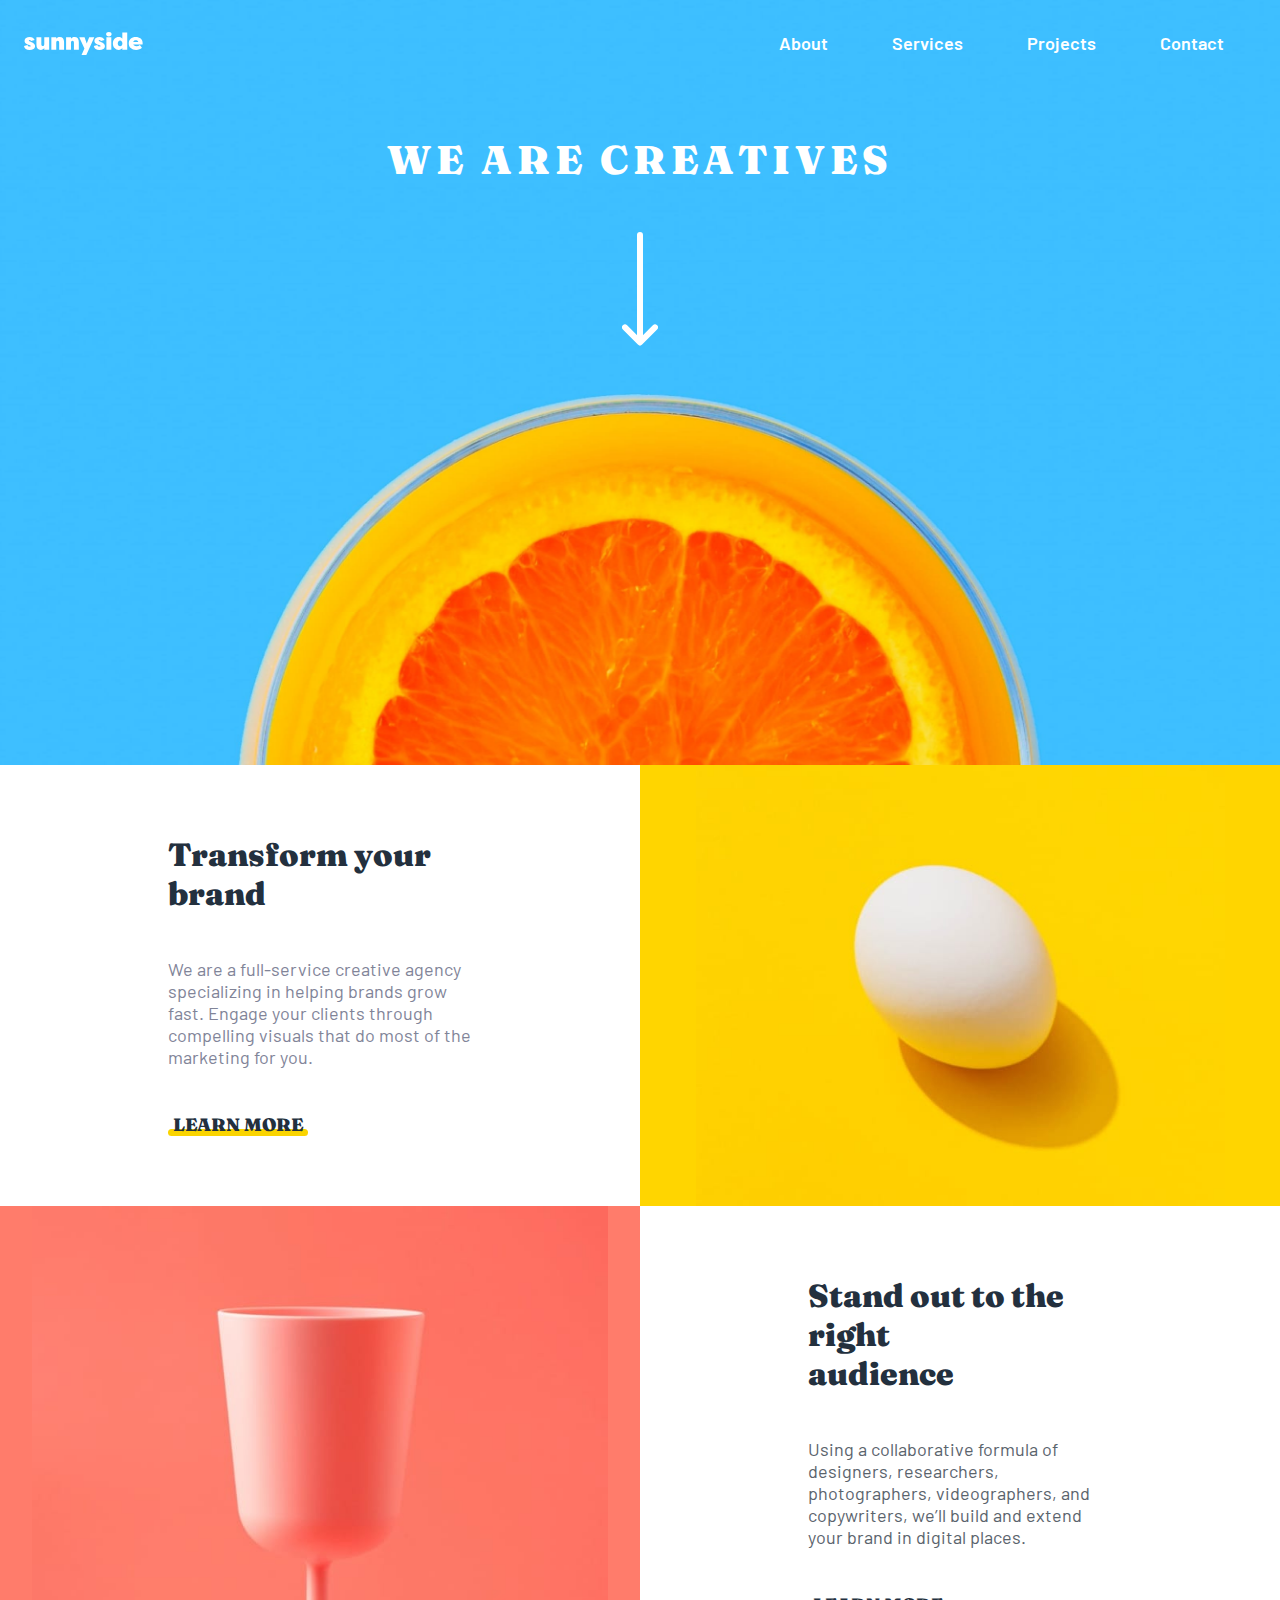
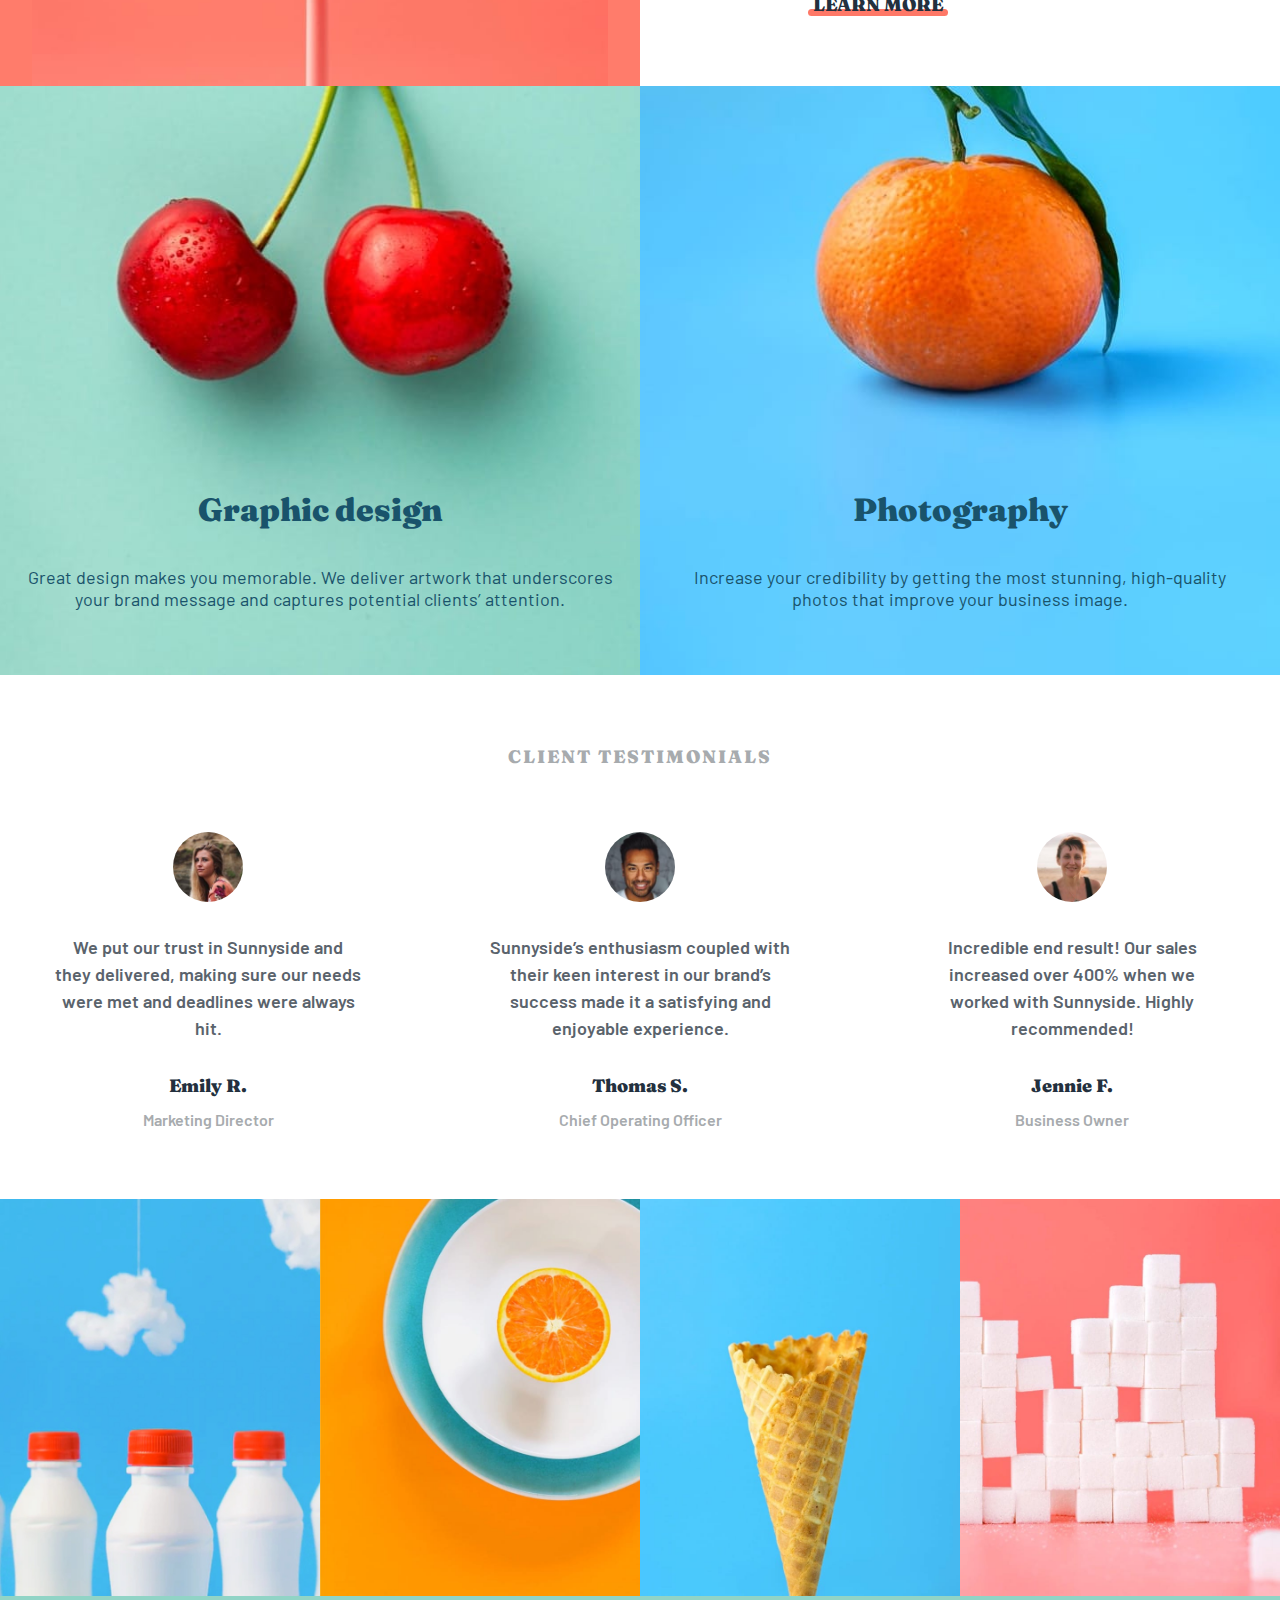
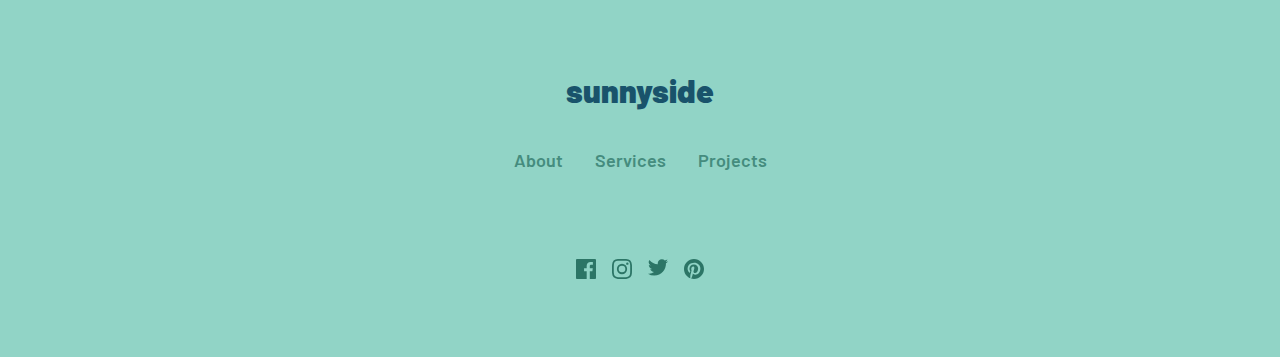
<file: index.html>
<!DOCTYPE html>
<html lang="en">
  <head>
    <meta charset="UTF-8" />
    <meta name="viewport" content="width=device-width, initial-scale=1.0" />
    <!-- displays site properly based on user's device -->

    <link rel="icon" type="image/png" sizes="32x32" href="./images/logo.svg" />

    <title>Sunnyside agency landing page</title>

    <!-- Font styles -->
    <link rel="preconnect" href="https://fonts.googleapis.com" />
    <link rel="preconnect" href="https://fonts.gstatic.com" crossorigin />
    <link
      href="https://fonts.googleapis.com/css2?family=Barlow:wght@600&family=Fraunces:wght@700;900&display=swap"
      rel="stylesheet"
    />
    <!-- CSS -->
    <link rel="stylesheet" href="style.css" />
    <!-- JS -->
    <script src="navToggle.js" defer></script>
    <!-- <script src="activeState.js" defer></script> -->
  </head>
  <body>
    <header class="grid bg-clr-primary-500">
      <!-- primary navigation -->
      <nav class="flex">
        <picture>
          <img src="./images/logo.svg" alt="logo" />
        </picture>

        <ul class="primary-navigation flex flex-column" aria-expanded="false">
          <li>
            <a href="#about" class="fs-400 fw-400 text-clr-neutral-500"
              >About</a
            >
          </li>
          <li>
            <a class="fs-400 fw-400 text-clr-neutral-500" href="#services"
              >Services</a
            >
          </li>
          <li>
            <a class="fs-400 fw-400 text-clr-neutral-500" href="#projects"
              >Projects</a
            >
          </li>
          <li>
            <a class="fs-400 fw-400 text-clr-neutral-500" href="#contact"
              >Contact</a
            >
          </li>
        </ul>
        <button class="navigation-toggle-button">
          <span class="sr-only">menu</span
          ><svg width="24" height="18" xmlns="http://www.w3.org/2000/svg">
            <path
              d="M24 16v2H0v-2h24zm0-8v2H0V8h24zm0-8v2H0V0h24z"
              fill="#FFF"
              fill-rule="evenodd"
            />
          </svg>
        </button>
      </nav>

      <h1 class="text-white uppercase ff-serif fs-600 fw-600 ls-300">
        We are creatives
      </h1>

      <svg width="36" height="114" xmlns="http://www.w3.org/2000/svg">
        <g
          stroke="#FFF"
          stroke-width="6"
          fill="none"
          fill-rule="evenodd"
          stroke-linecap="round"
          stroke-linejoin="round"
        >
          <path d="M18 3v100M3 95.484l15 15 15-15" />
        </g>
      </svg>
    </header>

    <section id="about" class="about-info grid">
      <article class="grid">
        <div></div>
        <div class="flex flex-column">
          <h2 class="ff-serif fw-600 fs-500 text-clr-neutral-700">
            Transform your <span class="d-block">brand</span>
          </h2>

          <p class="fs-400 text-clr-neutral-500">
            We are a full-service creative agency specializing in helping brands
            grow fast. Engage your clients through compelling visuals that do
            most of the marketing for you.
          </p>
          <div class="underline-primary-500">
            <a
              class="fs-400 fw-600 uppercase ff-serif text-clr-neutral-700"
              href="#"
              >Learn more</a
            >
          </div>
        </div>
      </article>

      <article class="grid">
        <div></div>
        <div class="flex flex-column">
          <h2 class="ff-serif fw-600 fs-500 text-clr-neutral-700">
            Stand out to the right <span class="d-block">audience</span>
          </h2>

          <p class="fs-400 text-clr-neutral-600">
            Using a collaborative formula of designers, researchers,
            photographers, videographers, and copywriters, we’ll build and
            extend your brand in digital places.
          </p>
          <div class="underline-primary-400">
            <a
              class="fs-400 fw-600 uppercase ff-serif text-clr-neutral-700"
              href="#"
              >Learn more</a
            >
          </div>
        </div>
      </article>
    </section>

    <section id="services" class="what-we-provide flex flex-column">
      <article>
        <h3 class="fs-500 fw-600 ff-serif text-clr-primary-700">
          Graphic design
        </h3>
        <p class="fs-400 text-clr-primary-700">
          Great design makes you memorable. We deliver artwork that underscores
          your brand message and captures potential clients’ attention.
        </p>
      </article>

      <article>
        <h3 class="fs-500 fw-600 ff-serif text-clr-primary-700">Photography</h3>
        <p class="fs-400 text-clr-primary-700">
          Increase your credibility by getting the most stunning, high-quality
          photos that improve your business image.
        </p>
      </article>
    </section>

    <section id="testimonial" class="testimonials flex flex-column">
      <h4 class="fs-400 ls-200 fw-600 ff-serif uppercase text-clr-neutral-400">
        Client testimonials
      </h4>

      <article class="testimonial flex flex-column">
        <div class="testimonial-image">
          <img src="./images/image-emily.jpg" alt="image of Emily" />
        </div>
        <h5 class="fs-400 fw-400 text-clr-neutral-600">
          We put our trust in Sunnyside and they delivered, making sure our
          needs were met and deadlines were always hit.
        </h5>
        <div class="testimonial-person">
          <p class="fs-400 fw-600 ff-serif text-clr-neutral-700">Emily R.</p>
          <p class="fs-300 fw-400 text-clr-neutral-400">Marketing Director</p>
        </div>
      </article>

      <article class="testimonial flex flex-column">
        <div>
          <img src="./images/image-thomas.jpg" alt="image of Thomas" />
        </div>
        <h5 class="fs-400 fw-400 text-clr-neutral-600">
          Sunnyside’s enthusiasm coupled with their keen interest in our brand’s
          success made it a satisfying and enjoyable experience.
        </h5>
        <div class="testimonial-person">
          <p class="fs-400 fw-600 ff-serif text-clr-neutral-700">Thomas S.</p>
          <p class="fs-300 fw-400 text-clr-neutral-400">
            Chief Operating Officer
          </p>
        </div>
      </article>

      <article class="testimonial flex flex-column">
        <div>
          <img src="./images/image-jennie.jpg" alt="image of Jennie" />
        </div>
        <h5 class="fs-400 fw-400 text-clr-neutral-600">
          Incredible end result! Our sales increased over 400% when we worked
          with Sunnyside. Highly recommended!
        </h5>
        <div class="testimonial-person">
          <p class="fs-400 fw-600 ff-serif text-clr-neutral-700">Jennie F.</p>
          <p class="fs-300 fw-400 text-clr-neutral-400">Business Owner</p>
        </div>
      </article>
    </section>

    <section id="projects" class="images flex">
      <picture>
        <source
          media="(min-width:30rem)"
          srcset="./images/desktop/image-gallery-milkbottles.jpg"
        />
        <img
          src="./images/mobile/image-gallery-milkbottles.jpg"
          alt="milk bottles"
        />
      </picture>
      <picture>
        <source
          media="(min-width:30rem)"
          srcset="./images/desktop/image-gallery-orange.jpg"
        />
        <img src="./images/mobile/image-gallery-orange.jpg" alt="orange" />
      </picture>
      <picture>
        <source
          media="(min-width:30rem)"
          srcset="./images/desktop/image-gallery-cone.jpg"
        />
        <img src="./images/mobile/image-gallery-cone.jpg" alt="cone" />
      </picture>
      <picture>
        <source
          media="(min-width:30rem)"
          srcset="./images/desktop/image-gallery-sugarcubes.jpg"
        />
        <img
          src="./images/mobile/image-gallery-sugar-cubes.jpg"
          alt="sugar cubes"
        />
      </picture>
    </section>

    <footer id="contact" class="flex flex-column">
      <h6 class="fs-500 fw-600 text-clr-primary-700">sunnyside</h6>

      <div class="flex links">
        <a class="fs-400 fw-400 text-clr-primary-600" href="#">About</a>
        <a class="fs-400 fw-400 text-clr-primary-600" href="#">Services</a>
        <a class="fs-400 fw-400 text-clr-primary-600" href="#">Projects</a>
      </div>

      <div class="social-links flex">
        <div class="facebook">
          <svg width="20" height="20" xmlns="http://www.w3.org/2000/svg">
            <path
              d="M18.896 0H1.104C.494 0 0 .494 0 1.104v17.793C0 19.506.494 20 1.104 20h9.58v-7.745H8.076V9.237h2.606V7.01c0-2.583 1.578-3.99 3.883-3.99 1.104 0 2.052.082 2.329.119v2.7h-1.598c-1.254 0-1.496.597-1.496 1.47v1.928h2.989l-.39 3.018h-2.6V20h5.098c.608 0 1.102-.494 1.102-1.104V1.104C20 .494 19.506 0 18.896 0z"
              fill="#2C7566"
              fill-rule="nonzero"
            />
          </svg>
        </div>
        <div class="insta">
          <svg width="20" height="20" xmlns="http://www.w3.org/2000/svg">
            <path
              d="M10 1.802c2.67 0 2.987.01 4.042.059 2.71.123 3.975 1.409 4.099 4.099.048 1.054.057 1.37.057 4.04 0 2.672-.01 2.988-.057 4.042-.124 2.687-1.387 3.975-4.1 4.099-1.054.048-1.37.058-4.041.058-2.67 0-2.987-.01-4.04-.058-2.718-.124-3.977-1.416-4.1-4.1-.048-1.054-.058-1.37-.058-4.041 0-2.67.01-2.986.058-4.04.124-2.69 1.387-3.977 4.1-4.1 1.054-.048 1.37-.058 4.04-.058zM10 0C7.284 0 6.944.012 5.877.06 2.246.227.227 2.242.061 5.877.01 6.944 0 7.284 0 10s.012 3.057.06 4.123c.167 3.632 2.182 5.65 5.817 5.817 1.067.048 1.407.06 4.123.06s3.057-.012 4.123-.06c3.629-.167 5.652-2.182 5.816-5.817.05-1.066.061-1.407.061-4.123s-.012-3.056-.06-4.122C19.777 2.249 17.76.228 14.124.06 13.057.01 12.716 0 10 0zm0 4.865a5.135 5.135 0 100 10.27 5.135 5.135 0 000-10.27zm0 8.468a3.333 3.333 0 110-6.666 3.333 3.333 0 010 6.666zm5.338-9.87a1.2 1.2 0 100 2.4 1.2 1.2 0 000-2.4z"
              fill="#2C7566"
              fill-rule="nonzero"
            />
          </svg>
        </div>
        <div class="twitter">
          <svg width="20" height="17" xmlns="http://www.w3.org/2000/svg">
            <path
              d="M20 2.172a8.192 8.192 0 01-2.357.646 4.11 4.11 0 001.805-2.27 8.22 8.22 0 01-2.606.996A4.096 4.096 0 0013.847.248c-2.65 0-4.596 2.472-3.998 5.037A11.648 11.648 0 011.392 1a4.109 4.109 0 001.27 5.478 4.086 4.086 0 01-1.858-.513c-.045 1.9 1.318 3.679 3.291 4.075a4.113 4.113 0 01-1.853.07 4.106 4.106 0 003.833 2.849A8.25 8.25 0 010 14.658a11.616 11.616 0 006.29 1.843c7.618 0 11.923-6.434 11.663-12.205A8.354 8.354 0 0020 2.172z"
              fill="#2C7566"
              fill-rule="nonzero"
            />
          </svg>
        </div>
        <div class="pinterest">
          <svg width="20" height="20" xmlns="http://www.w3.org/2000/svg">
            <path
              d="M10 0C4.477 0 0 4.477 0 10c0 4.237 2.636 7.855 6.356 9.312-.088-.791-.167-2.005.035-2.868.181-.78 1.172-4.97 1.172-4.97s-.299-.6-.299-1.486c0-1.39.806-2.428 1.81-2.428.852 0 1.264.64 1.264 1.408 0 .858-.546 2.14-.828 3.33-.236.995.5 1.807 1.48 1.807 1.778 0 3.144-1.874 3.144-4.58 0-2.393-1.72-4.068-4.176-4.068-2.845 0-4.516 2.135-4.516 4.34 0 .859.331 1.781.745 2.281a.3.3 0 01.069.288l-.278 1.133c-.044.183-.145.223-.335.134-1.249-.581-2.03-2.407-2.03-3.874 0-3.154 2.292-6.052 6.608-6.052 3.469 0 6.165 2.473 6.165 5.776 0 3.447-2.173 6.22-5.19 6.22-1.013 0-1.965-.525-2.291-1.148l-.623 2.378c-.226.869-.835 1.958-1.244 2.621.937.29 1.931.446 2.962.446 5.523 0 10-4.477 10-10S15.523 0 10 0z"
              fill="#2C7566"
              fill-rule="nonzero"
            />
          </svg>
        </div>
      </div>
    </footer>
  </body>
</html>
</file>
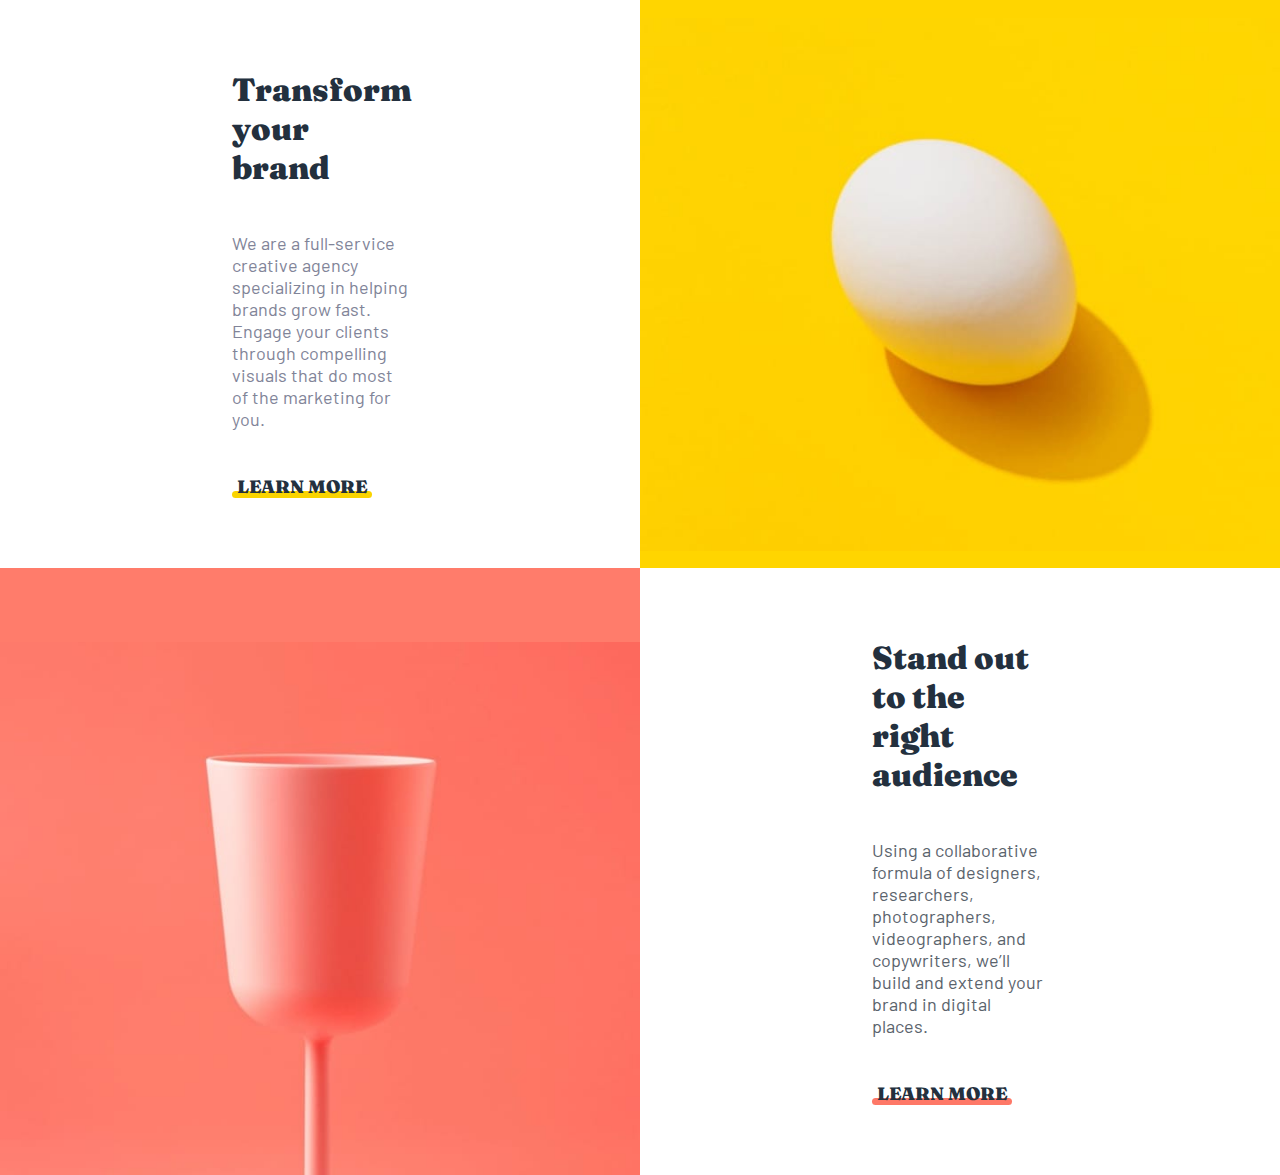
<file: component.html>
<!DOCTYPE html>
<html lang="en">
  <head>
    <meta charset="UTF-8" />
    <meta http-equiv="X-UA-Compatible" content="IE=edge" />
    <meta name="viewport" content="width=device-width, initial-scale=1.0" />
    <title>component</title>

    <!-- Font styles -->
    <link rel="preconnect" href="https://fonts.googleapis.com" />
    <link rel="preconnect" href="https://fonts.gstatic.com" crossorigin />
    <link
      href="https://fonts.googleapis.com/css2?family=Barlow:wght@600&family=Fraunces:wght@700;900&display=swap"
      rel="stylesheet"
    />
    <!-- CSS -->
    <link rel="stylesheet" href="style.css" />
    <link rel="stylesheet" href="extra-styles.css" />
  </head>
  <body>
    <section id="about" class="about-info grid">
      <article class="grid">
        <div></div>
        <div class="flex flex-column">
          <h2 class="ff-serif fw-600 fs-500 text-clr-neutral-700">
            Transform your <span class="d-block">brand</span>
          </h2>

          <p class="fs-400 text-clr-neutral-500">
            We are a full-service creative agency specializing in helping brands
            grow fast. Engage your clients through compelling visuals that do
            most of the marketing for you.
          </p>
          <div class="underline-primary-500">
            <a
              class="fs-400 fw-600 uppercase ff-serif text-clr-neutral-700"
              href="#"
              >Learn more</a
            >
          </div>
        </div>
      </article>

      <article class="grid">
        <div></div>
        <div class="flex flex-column">
          <h2 class="ff-serif fw-600 fs-500 text-clr-neutral-700">
            Stand out to the right <span class="d-block">audience</span>
          </h2>

          <p class="fs-400 text-clr-neutral-600">
            Using a collaborative formula of designers, researchers,
            photographers, videographers, and copywriters, we’ll build and
            extend your brand in digital places.
          </p>
          <div class="underline-primary-400">
            <a
              class="fs-400 fw-600 uppercase ff-serif text-clr-neutral-700"
              href="#"
              >Learn more</a
            >
          </div>
        </div>
      </article>
    </section>
  </body>
</html>
</file>
<file: style.css>
/* ----------------- */
/* Custom properties */
/* ----------------- */
:root {
  /* colors */
  --clr-primary-400: hsl(7, 99%, 70%);
  --clr-primary-500: hsl(51, 100%, 49%);
  --clr-primary-600: hsl(168, 34%, 41%);
  
  --clr-primary-700: hsl(167, 40%, 24%);
  --clr-primary-800: hsl(198, 62%, 26%);

/* ### Neutral */
--clr-neutral-400: hsl(210, 4%, 67%);
--clr-neutral-500: hsl(232, 10%, 55%);
--clr-neutral-600: hsl(213, 9%, 39%);
--clr-neutral-700: hsl(212, 27%, 19%);

--clr-white: hsl(0, 0%, 100%);

/* font size */
--fs-300: 16px;
--fs-400: 18px;
--fs-500: 2rem;
--fs-600: 2.5rem;

/* font styles */
--ff-sans-serif: 'Barlow', sans-serif;
--ff-serif: 'Fraunces', serif;

/* font weight */
--fw-400: 600;
--fw-500: 700;
--fw-600: 900;
}

/* ------------------- */
/* Reset               */
/* ------------------- */
*,
*::after,
*::before {
  box-sizing: border-box;
}

/* margin reset */
body,
h1,
h2,
h3,
h4,
h5,
p,
main,
section {
  margin: 0;
}

/* make images easier to work with */
img:not([hidden]),
picture:not([hidden]) {
  display: block;
  max-width: 100%;
}

input,
button {
  font: inherit;
}
button {
  cursor: pointer;
}

/* --------------------- */
/* Utility classes      */
/* --------------------- */
.flex {
  display: flex;
  gap: var(--gap, 1rem);
}
.flex-column {
  flex-direction: column;
}
.grid {
  display: grid;
  gap: var(--gap, 1rem);
}
.d-block {
  display: block;
}
.uppercase {
  text-transform: uppercase;
}

.ls-200 {
  letter-spacing: 2px;
}
.ls-300 {
  letter-spacing: 5px;
}
/* font sizes */
.fs-300 {
  font-size: var(--fs-300);
}
.fs-400 {
  font-size: var(--fs-400);
}
.fs-500 {
  font-size: var(--fs-500);
}
.fs-600 {
  font-size: var(--fs-600);
}

/* font style */
.ff-sans-serif {
  font-family: var(--ff-sans-serif);
}
.ff-serif {
  font-family: var(--ff-serif);
}

/* font weight */
.fw-400 {
  font-weight: var(--fw-400);
}
.fw-500 {
  font-weight: var(--fw-500);
}
.fw-600 {
  font-weight: var(--fw-600);
}

/* text colors */
.text-clr-primary-600 {
  color: var(--clr-primary-600);
}
.text-clr-primary-700 {
  color: var(--clr-primary-700);
}
.text-clr-primary-700 {
  color: var(--clr-primary-800);
}
.text-clr-neutral-400 {
  color: var(--clr-neutral-400);
}
.text-clr-neutral-500 {
  color: var(--clr-neutral-500);
}
.text-clr-neutral-600 {
  color: var(--clr-neutral-600);
}
.text-clr-neutral-700 {
  color: var(--clr-neutral-700);
}
.text-white {
  color: var(--clr-white);
}

/* background colors */
.bg-clr-primary-400 {
  background-color: var(--clr-primary-400);
}
.bg-clr-primary-500 {
  background-color: var(--clr-primary-500);
}
.bg-clr-primary-600 {
  background-color: var(--clr-primary-600);
}
.bg-clr-primary-700 {
  background-color: var(--clr-primary-700);
}
.bg-clr-primary-800 {
  background-color: var(--clr-primary-800);
}

/* for screen readers only */
.sr-only {
  position: absolute;
  width: 1px;
  height: 1px;
  padding: 0;
  margin: -1px;
  overflow: hidden;
  clip: rect(0, 0, 0, 0);
  white-space: nowrap; /* added line */
  border: 0;
}
/* underline utility class */
.underline-primary-500 > a,
.underline-primary-400 > a{
  text-decoration: none;
  padding-inline: .3rem;
}
.underline-primary-500,
.underline-primary-400{
  width: max-content;
}
.underline-primary-400::after {
  background: var(--clr-primary-400);
}
.underline-primary-500::after {
  background: var(--clr-primary-500);
}
.underline-primary-500::after,
.underline-primary-400::after
{
  content: '';
  height: 7px;
  border-radius: 5px;
  display: block;
  margin-top: -7px;
}
/* ------underline end----------------- */

/* setting body defaults */
html {
  scroll-behavior: smooth;
}
body {
    min-height: 100vh;
    background-color: var(--clr-white);

    font-family: var(--ff-sans-serif);
}

/* --------------------- */
/* Components            */
/* --------------------- */

header {
  height: 85vh;

  grid-template-rows: min-content min-content min-content;
  --gap: 3rem;
}
header > h1,
header > svg {
  text-align: center;
  margin: 0 auto;
}

/* navigation */
header > nav {
  padding: 2rem 1.5rem;
  width: 100%;
  justify-content: space-between;
  position: relative;
}
header > nav > button {
  background: none;
  border: none;
}
/* primary-navigation */
.primary-navigation {
  display: none;
  background-color: var(--clr-white);
  width: 90%;
  position: absolute;
  top: 100%;
  left: 50%;
  transform: translateX(-50%);
  
  padding: 3rem;
  list-style-type: none;

}
.primary-navigation > li {
  text-decoration: none;
  text-align: center;
}
.primary-navigation > li > a {
  text-decoration: none;
  padding: 1rem 2rem;
  border-radius: 35px;
}
.primary-navigation > li > a:hover {
  background-color: var(--clr-primary-500);
  color: var(--clr-neutral-700);
}

.primary-navigation::after {
  content: '';
  background-color: var(--clr-white);
  position: absolute;
  top: 0;
  right: 0;

  border-top: 1.5rem solid hsl(199, 100%, 62%);
  border-bottom: 0rem solid white transparent;
  border-left: 0rem solid white transparent;
  border-right: 1.5rem solid var(--clr-white);
  z-index: 1;
  transform: translateY(-100%);
}

.primary-navigation.open {
  display: flex;
}

@media (min-width: 45rem) {
  .navigation-toggle-button {
    display: none;
  }
  .primary-navigation {
    display: flex;
    flex-direction: row;
    justify-content: flex-end;

    background-color: transparent;
    position: initial;

    gap: 0 !important;
    margin: 0 !important;
    padding: 0 !important;

    transform: none;


  }
  .primary-navigation::after {
    display: none;
  }

  .primary-navigation > li > a {
    color: var(--clr-white);
  }
  .primary-navigation > li > a:hover {
    background-color: hsl(0 0% 100% / .2);
    color: var(--clr-white);
    
  }
}
/* ------Nav End------- */

/* this section is for transform brand and stand out form audience */
.about-info > article {
  --gap: 0;
}
.about-info > article div:nth-child(2) {
  padding: 4.375rem 1rem;
  max-width: 80%;
  justify-self: center;
  text-align: center;
  --gap: 2.8125rem;
}
.about-info > article div:nth-child(2) div {
  margin-inline: auto;
}

.about-info {
  gap: 0 !important;
}
.about-info > article {
  grid-template-rows: 1fr 1fr;
}

.about-info > article > div:first-child {
  width: 100%;
  height: 100%;
}
.about-info > article:first-child > div:first-child,
.about-info > article:last-child > div:first-child {
  background-position: center;
  background-size: contain;
  background-repeat: no-repeat;
}
.about-info > article:first-child > div:first-child {
  background-color: hsl(50, 100%, 50%);
  background-image: url(./images/mobile/image-transform.jpg);
}
.about-info > article:last-child > div:first-child {
  background-color: hsl(7, 100%, 71%);
  background-position: center bottom;
  background-image: url(./images/mobile/image-stand-out.jpg);

}

@media (min-width: 40rem) {
  .about-info {
    min-height: 100vh;
  }
  .about-info > article {
    grid-template-columns: 50% 50%;
    grid-template-rows: 1fr;
  }  
  .about-info > article div:nth-child(2) {
    padding: 4.375rem 2rem;    
    /* min-width: 2rem; */
    max-width: 23rem;
    justify-self: center;
  }
  .about-info > article:first-child > div:first-child {
    background-image: url(./images/desktop/image-transform.jpg);
    order: 2;
  }
  .about-info > article:last-child > div:first-child {
    background-image: url(./images/desktop/image-stand-out.jpg);
  
  }
  .about-info > article div:nth-child(2) div {
    margin: 0 !important;
  }
}

/* This is section about graphic design and photography */
.what-we-provide {
  --gap: 0;
}
.what-we-provide > article {
  padding-inline: 1.625rem;
  padding-bottom: 4.0625rem;

  text-align: center;
  --gap: 2.3125rem;
}
.what-we-provide > article > *:first-child {
  padding-top: 25.25rem;
}
.what-we-provide > article > p {
  margin-top: 2.3125rem;
}

/* Testimonials */
.testimonials {
  padding: 4.375rem 1.5rem;
  text-align: center;
  --gap: 4rem;
}
.testimonials > .testimonial {
  align-items: center;
  --gap: 2rem;
}

.testimonials > .testimonial h5 {
  line-height: 1.5;
}
.testimonials > .testimonial img {
  border-radius: 50%;
  width: 4.375rem;
}
.testimonials > .testimonial .testimonial-person{
  display: grid;
  gap: .8rem;
}

/* images before footer */
.images {
  gap: 0;
  flex-wrap: wrap;
}
.images > picture {
  flex-basis: 50%;
}

/* footer */
footer > * {
  margin: 0;
}
footer {
  background-color: hsl(167, 44%, 70%);
  text-align: center;
  align-items: center;
  gap: 2.5rem !important;
  padding-block: 4.6875rem;
}
footer > .links {
  width: 100%;
  justify-content: center;
  --gap: 2rem;
  margin-bottom: 3rem;
}

footer > .links > a {
  text-decoration: none;
}


/* layouts */

@media (min-width: 40rem) {
  
  .about-info > article {
    align-items: center;  
  }
  .about-info > article > div {
    text-align: left !important;
    padding: 4.375rem 6rem;

  }


  /* ---------------------------------------- */
  .what-we-provide {
    flex-direction: row;
  }
  .what-we-provide > * {
    flex-basis: 50%;
  }

  .testimonials {
    flex-direction: row;
    flex-wrap: wrap;
    justify-content: space-around;
  }
  .testimonials > h4 {
    flex-basis: 100%;
  }
  .testimonials > * {
    flex-basis: 25%;
  }

  .images {
    flex-wrap: nowrap;
  }
  .images > picture{
    flex-basis: initial;
  }
}
/* background images */

header {
  background-image: url(./images/mobile/image-header.jpg);
  background-position: center;
  background-repeat: no-repeat;
  background-size: cover;
}

.what-we-provide > article:first-child{
  background-image: url(./images/mobile/image-graphic-design.jpg);
  background-size: cover;
  background-position: center;
}
.what-we-provide > article:last-child{
  background-image: url(./images/mobile/image-photography.jpg);
  background-size: cover;
  background-position: center;
}

@media (min-width: 30rem) {
  header {
    background-image: url(./images/desktop/image-header.jpg);
  }
  
  .what-we-provide > article:first-child{
    background-image: url(./images/desktop/image-graphic-design.jpg);
  }
  .what-we-provide > article:last-child{
    background-image: url(./images/desktop/image-photography.jpg);
  } 
}
</file>
<file: extra-styles.css>
/* this section is for transform brand and stand out form audience */
.about-info > article {
  --gap: 0;
}
.about-info > article div:nth-child(2) {
  padding: 4.375rem 6rem;
  text-align: center;
  --gap: 2.8125rem;
}

.about-info {
  gap: 0 !important;
}
.about-info > article {
  grid-template-rows: 1fr 1fr;
}

.about-info > article > div:first-child {
  width: 100%;
  height: 100%;
}
.about-info > article:first-child > div:first-child,
.about-info > article:last-child > div:first-child {
  background-position: center;
  background-size: contain;
  background-repeat: no-repeat;
}
.about-info > article:first-child > div:first-child {
  background-color: hsl(50, 100%, 50%);
  background-image: url(./images/mobile/image-transform.jpg);
}
.about-info > article:last-child > div:first-child {
  background-color: hsl(7, 100%, 71%);
  background-position: center bottom;
  background-image: url(./images/mobile/image-stand-out.jpg);

}

@media (min-width: 40rem) {
  .about-info {
    min-height: 100vh;
  }
  .about-info > article {
    grid-template-columns: 50% 50%;
    grid-template-rows: 1fr;
  }  
  .about-info > article:first-child > div:first-child {
    background-image: url(./images/desktop/image-transform.jpg);
    order: 2;
  }
  .about-info > article:last-child > div:first-child {
    background-image: url(./images/desktop/image-stand-out.jpg);
  
  } 
  @media (max-width: 54.5rem){
    .about-info > article div:nth-child(2) {
      padding: 3.375rem 5rem;
    }
  }
}
</file>
